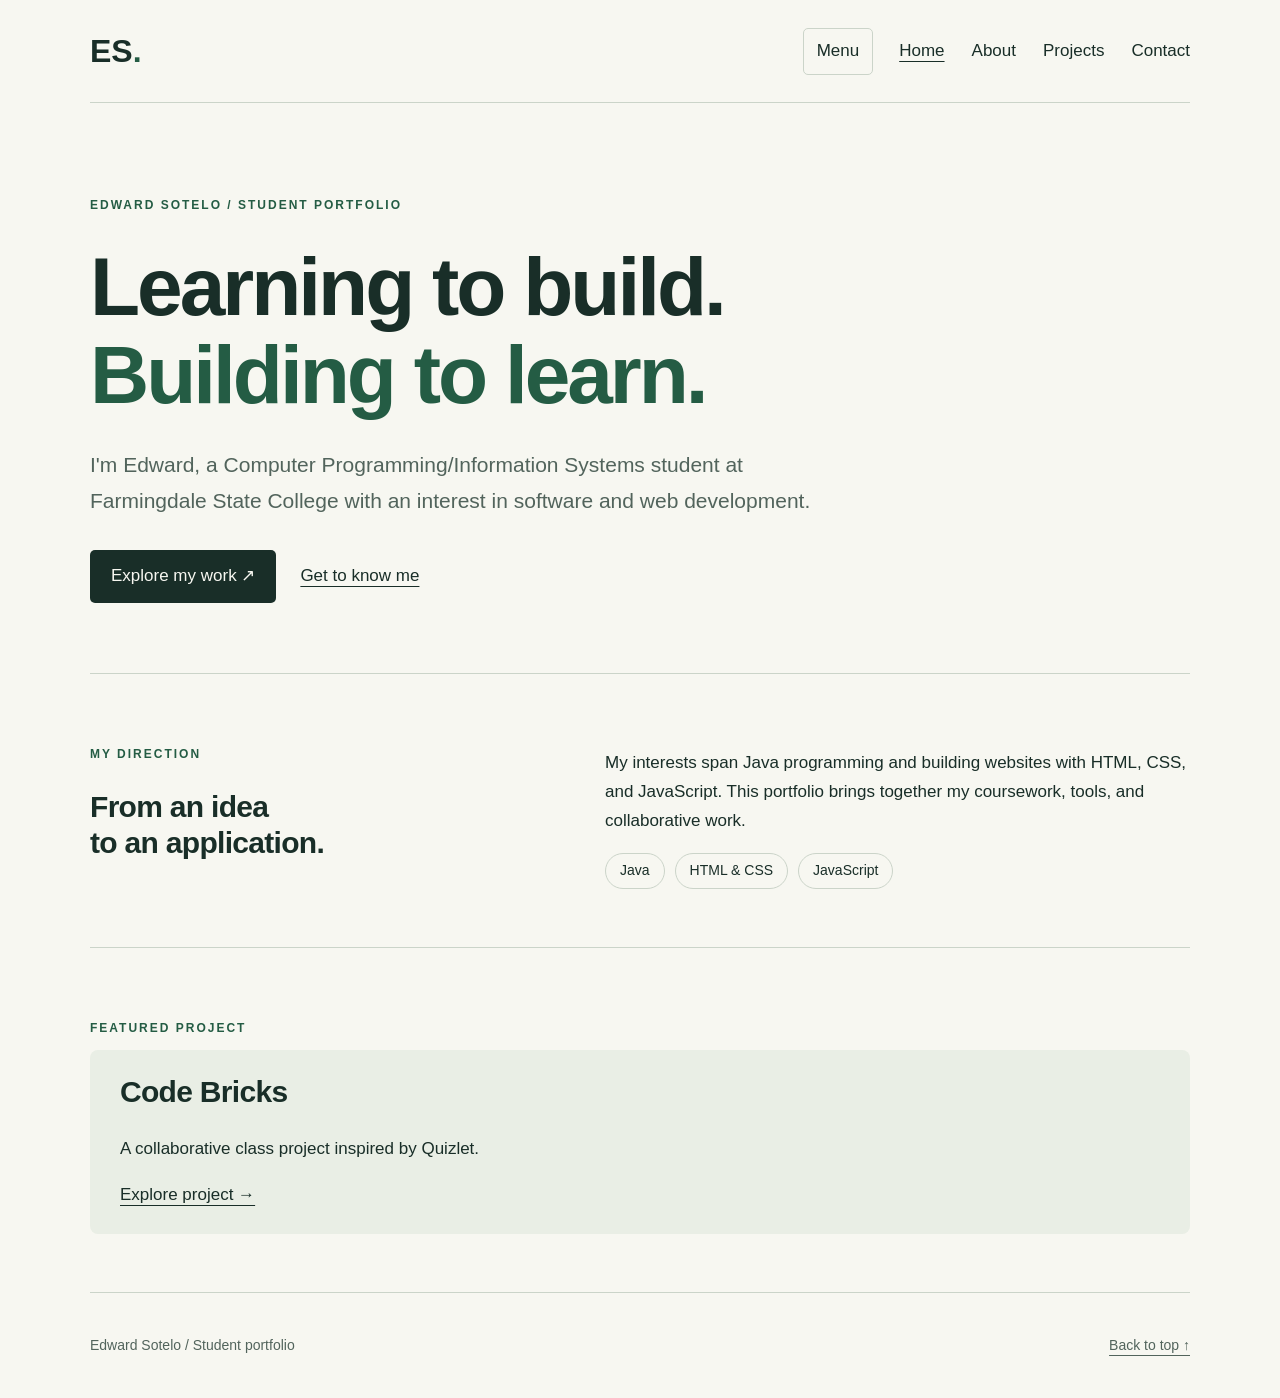
<file: index.html>
<!doctype html>
<html lang="en"><head><meta charset="utf-8"><meta name="viewport" content="width=device-width, initial-scale=1"><title>Home | Edward Sotelo</title><meta name="description" content="Edward Sotelo's student portfolio: software and web development interests, education, and projects."><link rel="stylesheet" href="styles.css"><script src="script.js" defer></script></head>
<body><a class="skip" href="#main">Skip to content</a><!-- Shared navigation across all four pages. --><header><a class="brand" href="index.html" aria-label="Edward Sotelo home">ES<span>.</span></a><button class="menu-toggle" aria-expanded="false" aria-controls="navigation" hidden>Menu</button><nav id="navigation" aria-label="Main navigation"><a href="index.html" aria-current="page">Home</a><a href="about.html">About</a><a href="projects.html">Projects</a><a href="contact.html">Contact</a></nav></header><main id="main"><section class="hero"><p class="eyebrow">EDWARD SOTELO / STUDENT PORTFOLIO</p><h1>Learning to build.<br><span>Building to learn.</span></h1><p class="intro">I'm Edward, a Computer Programming/Information Systems student at Farmingdale State College with an interest in software and web development.</p><a class="button" href="projects.html">Explore my work <span aria-hidden="true">↗</span></a><a class="text-link" href="about.html">Get to know me</a></section><section class="overview"><div><p class="eyebrow">MY DIRECTION</p><h2>From an idea<br>to an application.</h2></div><div><p>My interests span Java programming and building websites with HTML, CSS, and JavaScript. This portfolio brings together my coursework, tools, and collaborative work.</p><div class="tags"><span>Java</span><span>HTML &amp; CSS</span><span>JavaScript</span></div></div></section><section><p class="eyebrow">FEATURED PROJECT</p><a class="project-link" href="projects.html#code-bricks"><h2>Code Bricks</h2><p>A collaborative class project inspired by Quizlet.</p><span>Explore project →</span></a></section></main><footer><p>Edward Sotelo <span aria-hidden="true">/</span> Student portfolio</p><a href="#main">Back to top ↑</a></footer></body></html>
</file>
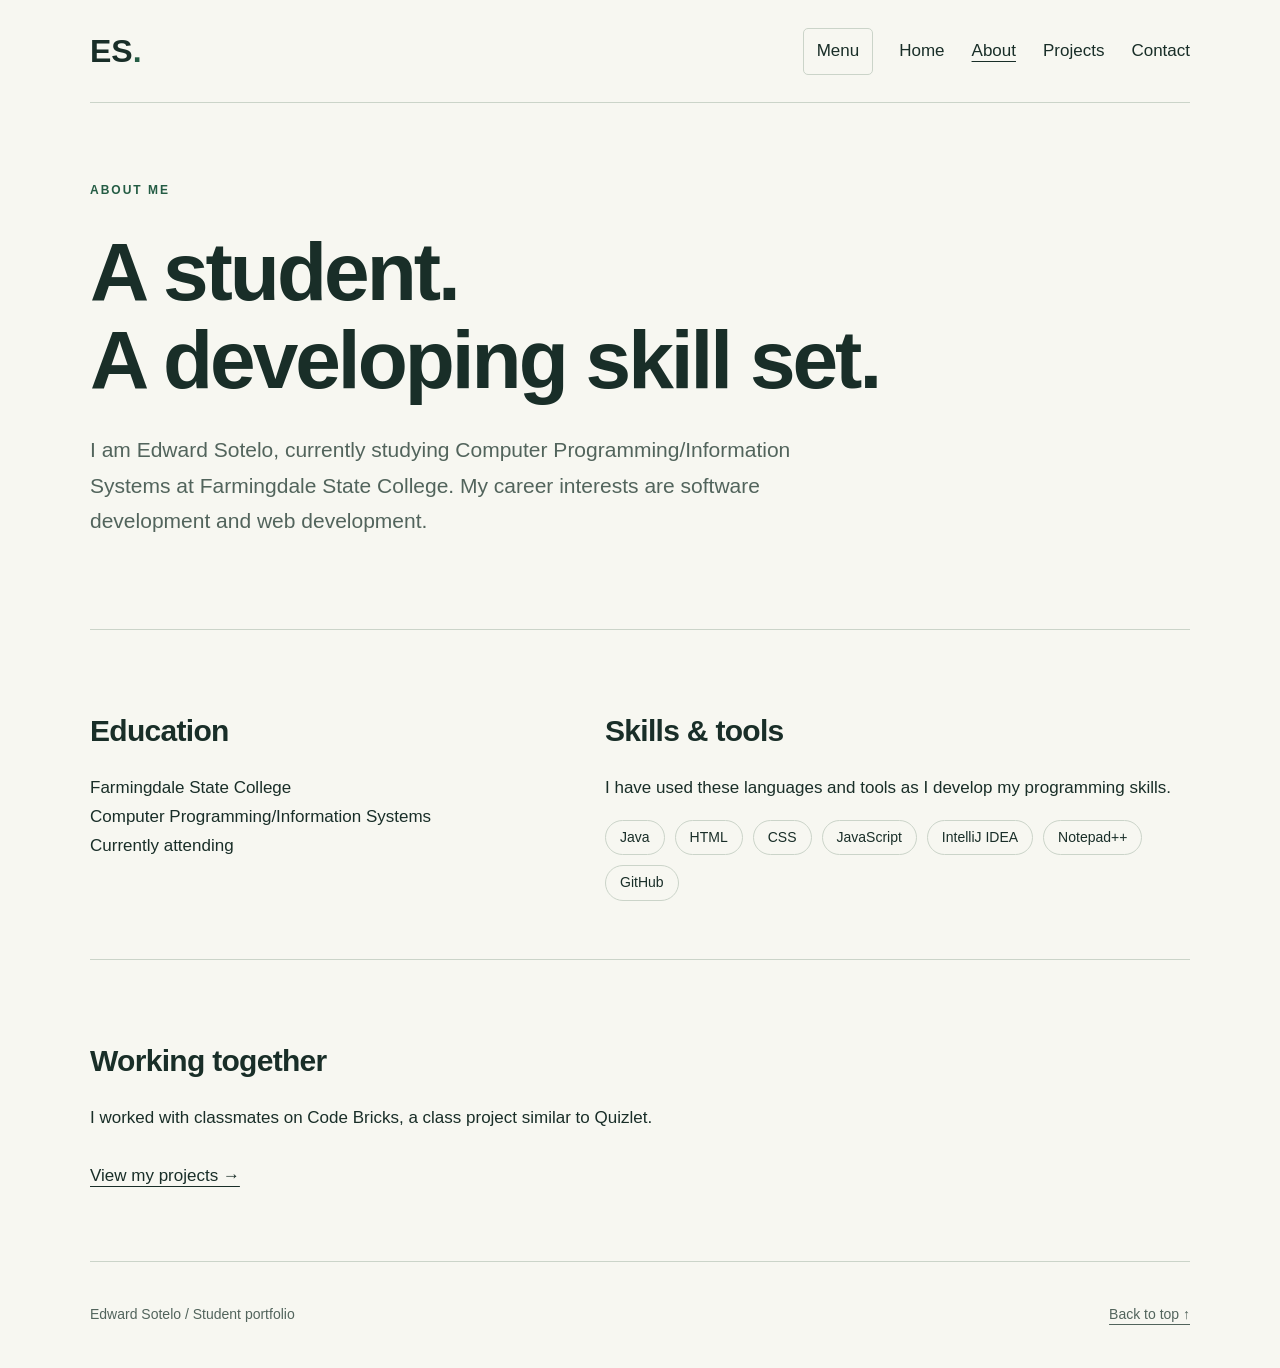
<file: about.html>
<!doctype html>
<html lang="en"><head><meta charset="utf-8"><meta name="viewport" content="width=device-width, initial-scale=1"><title>About | Edward Sotelo</title><meta name="description" content="Edward Sotelo's student portfolio: software and web development interests, education, and projects."><link rel="stylesheet" href="styles.css"><script src="script.js" defer></script></head>
<body><a class="skip" href="#main">Skip to content</a><!-- Shared navigation across all four pages. --><header><a class="brand" href="index.html" aria-label="Edward Sotelo home">ES<span>.</span></a><button class="menu-toggle" aria-expanded="false" aria-controls="navigation" hidden>Menu</button><nav id="navigation" aria-label="Main navigation"><a href="index.html">Home</a><a href="about.html" aria-current="page">About</a><a href="projects.html">Projects</a><a href="contact.html">Contact</a></nav></header><main id="main"><section class="page-heading"><p class="eyebrow">ABOUT ME</p><h1>A student.<br>A developing skill set.</h1><p class="intro">I am Edward Sotelo, currently studying Computer Programming/Information Systems at Farmingdale State College. My career interests are software development and web development.</p></section><section class="overview"><div><h2>Education</h2><p>Farmingdale State College<br>Computer Programming/Information Systems<br>Currently attending</p></div><div><h2>Skills &amp; tools</h2><p>I have used these languages and tools as I develop my programming skills.</p><div class="tags"><span>Java</span><span>HTML</span><span>CSS</span><span>JavaScript</span><span>IntelliJ IDEA</span><span>Notepad++</span><span>GitHub</span></div></div></section><section><h2>Working together</h2><p>I worked with classmates on Code Bricks, a class project similar to Quizlet.</p><a class="text-link" href="projects.html">View my projects →</a></section></main><footer><p>Edward Sotelo <span aria-hidden="true">/</span> Student portfolio</p><a href="#main">Back to top ↑</a></footer></body></html>
</file>
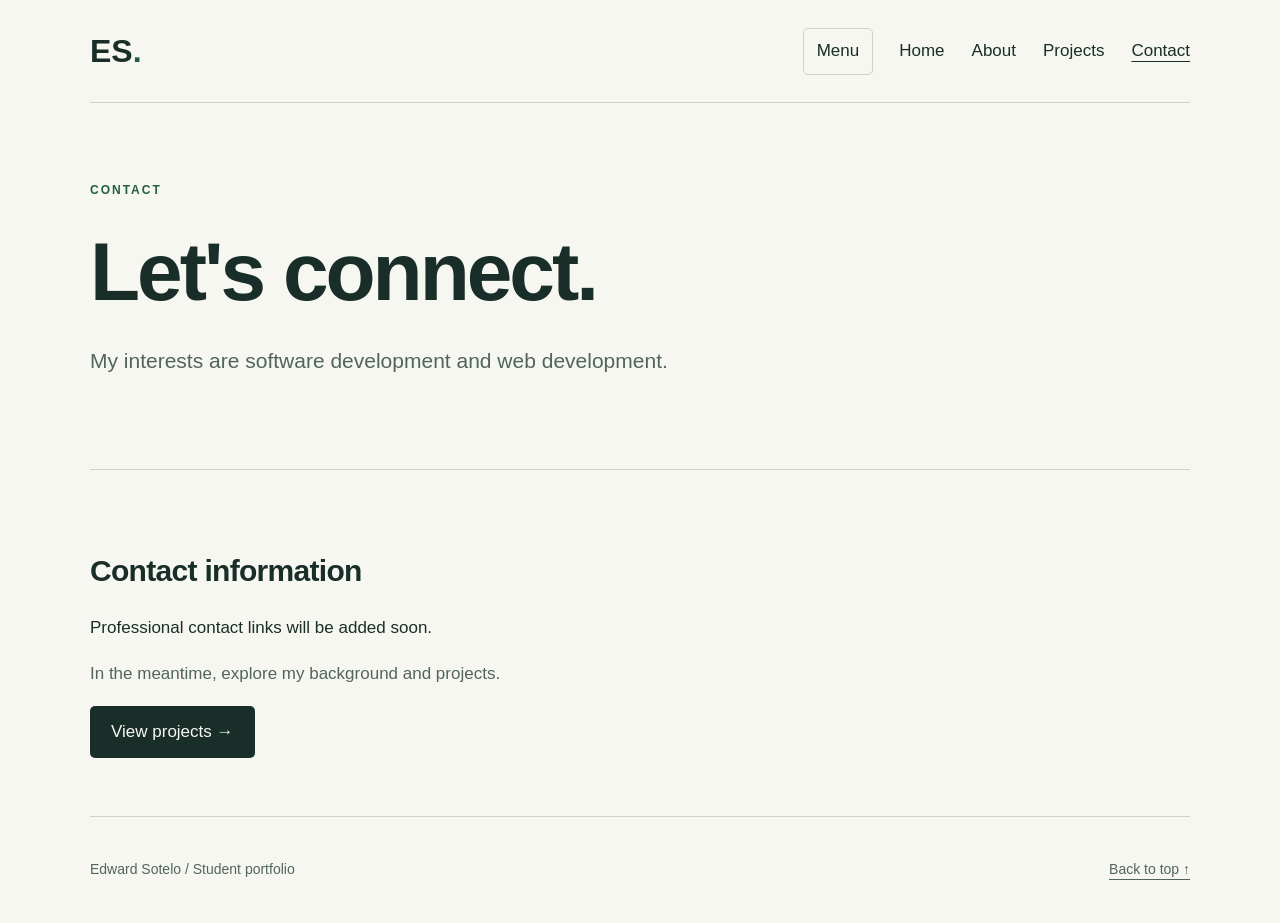
<file: contact.html>
<!doctype html>
<html lang="en"><head><meta charset="utf-8"><meta name="viewport" content="width=device-width, initial-scale=1"><title>Contact | Edward Sotelo</title><meta name="description" content="Edward Sotelo's student portfolio: software and web development interests, education, and projects."><link rel="stylesheet" href="styles.css"><script src="script.js" defer></script></head>
<body><a class="skip" href="#main">Skip to content</a><!-- Shared navigation across all four pages. --><header><a class="brand" href="index.html" aria-label="Edward Sotelo home">ES<span>.</span></a><button class="menu-toggle" aria-expanded="false" aria-controls="navigation" hidden>Menu</button><nav id="navigation" aria-label="Main navigation"><a href="index.html">Home</a><a href="about.html">About</a><a href="projects.html">Projects</a><a href="contact.html" aria-current="page">Contact</a></nav></header><main id="main"><section class="page-heading"><p class="eyebrow">CONTACT</p><h1>Let's connect.</h1><p class="intro">My interests are software development and web development.</p></section><section><h2>Contact information</h2><!-- Replace this paragraph with your chosen public email and GitHub profile links. --><p>Professional contact links will be added soon.</p><p class="muted">In the meantime, explore my background and projects.</p><a class="button" href="projects.html">View projects →</a></section></main><footer><p>Edward Sotelo <span aria-hidden="true">/</span> Student portfolio</p><a href="#main">Back to top ↑</a></footer></body></html>
</file>
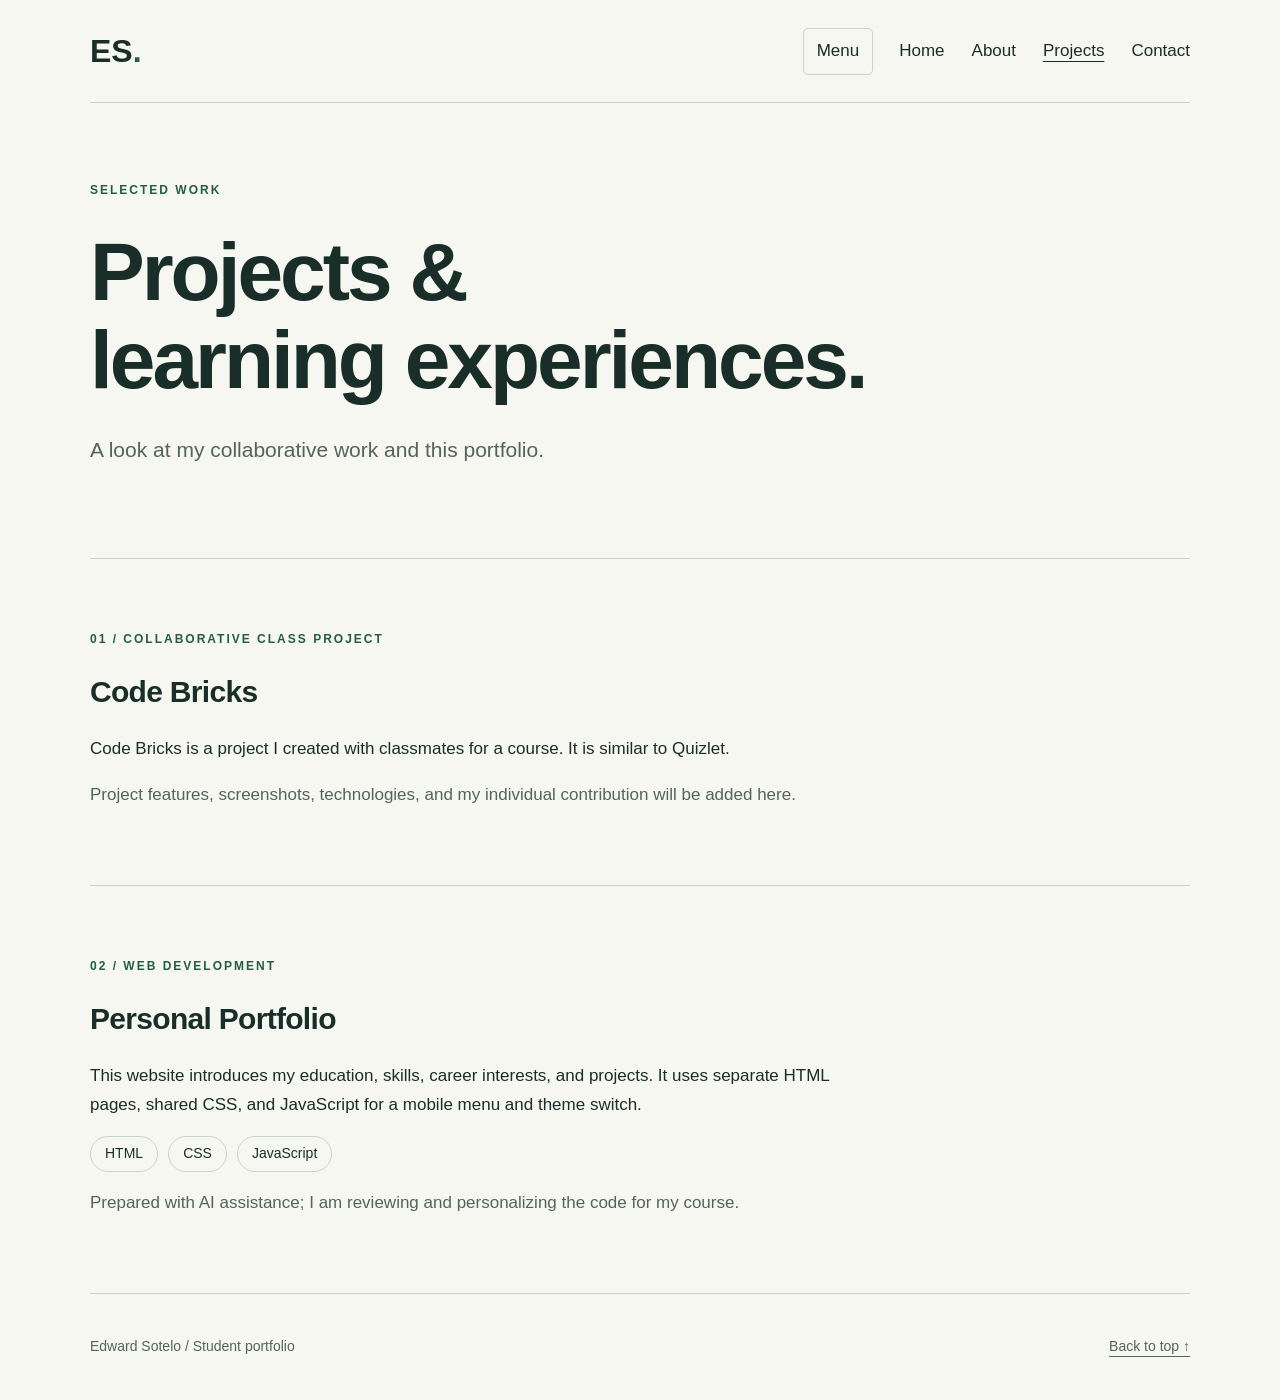
<file: projects.html>
<!doctype html>
<html lang="en"><head><meta charset="utf-8"><meta name="viewport" content="width=device-width, initial-scale=1"><title>Projects | Edward Sotelo</title><meta name="description" content="Edward Sotelo's student portfolio: software and web development interests, education, and projects."><link rel="stylesheet" href="styles.css"><script src="script.js" defer></script></head>
<body><a class="skip" href="#main">Skip to content</a><!-- Shared navigation across all four pages. --><header><a class="brand" href="index.html" aria-label="Edward Sotelo home">ES<span>.</span></a><button class="menu-toggle" aria-expanded="false" aria-controls="navigation" hidden>Menu</button><nav id="navigation" aria-label="Main navigation"><a href="index.html">Home</a><a href="about.html">About</a><a href="projects.html" aria-current="page">Projects</a><a href="contact.html">Contact</a></nav></header><main id="main"><section class="page-heading"><p class="eyebrow">SELECTED WORK</p><h1>Projects &amp;<br>learning experiences.</h1><p class="intro">A look at my collaborative work and this portfolio.</p></section><section class="project" id="code-bricks"><p class="eyebrow">01 / COLLABORATIVE CLASS PROJECT</p><h2>Code Bricks</h2><p>Code Bricks is a project I created with classmates for a course. It is similar to Quizlet.</p><p class="muted">Project features, screenshots, technologies, and my individual contribution will be added here.</p></section><section class="project"><p class="eyebrow">02 / WEB DEVELOPMENT</p><h2>Personal Portfolio</h2><p>This website introduces my education, skills, career interests, and projects. It uses separate HTML pages, shared CSS, and JavaScript for a mobile menu and theme switch.</p><div class="tags"><span>HTML</span><span>CSS</span><span>JavaScript</span></div><p class="muted">Prepared with AI assistance; I am reviewing and personalizing the code for my course.</p></section></main><footer><p>Edward Sotelo <span aria-hidden="true">/</span> Student portfolio</p><a href="#main">Back to top ↑</a></footer></body></html>
</file>
<file: styles.css>
/* Shared palette; dark mode changes variables instead of duplicating layouts. */
:root{color-scheme:light;--bg:#f7f7f1;--text:#192e28;--muted:#52645c;--accent:#245c44;--line:#cbd4c9;--card:#e9eee5}
:root[data-theme="dark"]{color-scheme:dark;--bg:#12251e;--text:#f1f4e9;--muted:#bacbbf;--accent:#c1e6a4;--line:#40584a;--card:#21392d}
*{box-sizing:border-box}body{margin:0;background:var(--bg);color:var(--text);font:17px/1.7 Arial,Helvetica,sans-serif}a{color:inherit;text-underline-offset:5px}button{font:inherit;cursor:pointer;color:var(--text);background:transparent;border:1px solid var(--line);border-radius:5px;padding:8px 13px}a:focus-visible,button:focus-visible{outline:3px solid var(--accent);outline-offset:5px}header,main,footer{width:min(1100px,90%);margin:auto}header{display:flex;align-items:center;gap:26px;padding:24px 0;border-bottom:1px solid var(--line)}.brand{font-size:32px;font-weight:bold;text-decoration:none;margin-right:auto}.brand span{color:var(--accent)}nav{display:flex;gap:27px}nav a{text-decoration:none}nav a[aria-current],nav a:hover{text-decoration:underline}.skip{position:absolute;top:-100px;padding:12px;background:var(--bg)}.skip:focus{top:0;z-index:3}section{padding:58px 0;border-bottom:1px solid var(--line)}.hero{padding:80px 0 70px}.eyebrow{letter-spacing:2px;font-size:12px;font-weight:bold;color:var(--accent)}h1{font-size:clamp(42px,7vw,82px);line-height:1.08;letter-spacing:-3px;margin:27px 0}h1 span{color:var(--accent)}h2{font-size:30px;line-height:1.2;letter-spacing:-.7px}.intro{font-size:21px;max-width:730px;color:var(--muted);margin-bottom:32px}.button{display:inline-block;background:var(--text);color:var(--bg);padding:12px 21px;border-radius:5px;text-decoration:none}.text-link{display:inline-block;margin:12px 0}.hero .text-link{margin-left:24px}.overview{display:grid;grid-template-columns:1fr 1.3fr;gap:65px}.tags{display:flex;flex-wrap:wrap;gap:10px}.tags span{border:1px solid var(--line);border-radius:30px;padding:5px 14px;font-size:14px}.project-link{display:block;background:var(--card);border-radius:8px;padding:24px 30px;text-decoration:none}.project-link:hover{outline:2px solid var(--accent)}.project-link h2{margin-top:0}.project-link span{text-decoration:underline}.muted{color:var(--muted)}.project p{max-width:760px}.page-heading{padding-top:65px}footer{display:flex;align-items:center;justify-content:space-between;padding:27px 0;font-size:14px;color:var(--muted)}[hidden]{display:none!important}
/* Navigation remains available if JavaScript is disabled. */
@media(max-width:650px){header{flex-wrap:wrap;gap:14px}nav{width:100%;order:4;justify-content:space-between;gap:10px}.js .menu-toggle{display:block}.js nav:not(.is-open){display:none}.overview{grid-template-columns:1fr;gap:20px}.hero{padding-top:45px}h1{letter-spacing:-1.5px}.intro{font-size:19px}section{padding:38px 0}.hero .text-link{margin-left:16px}footer{align-items:flex-start;gap:20px}footer p{margin:0}}
</file>
